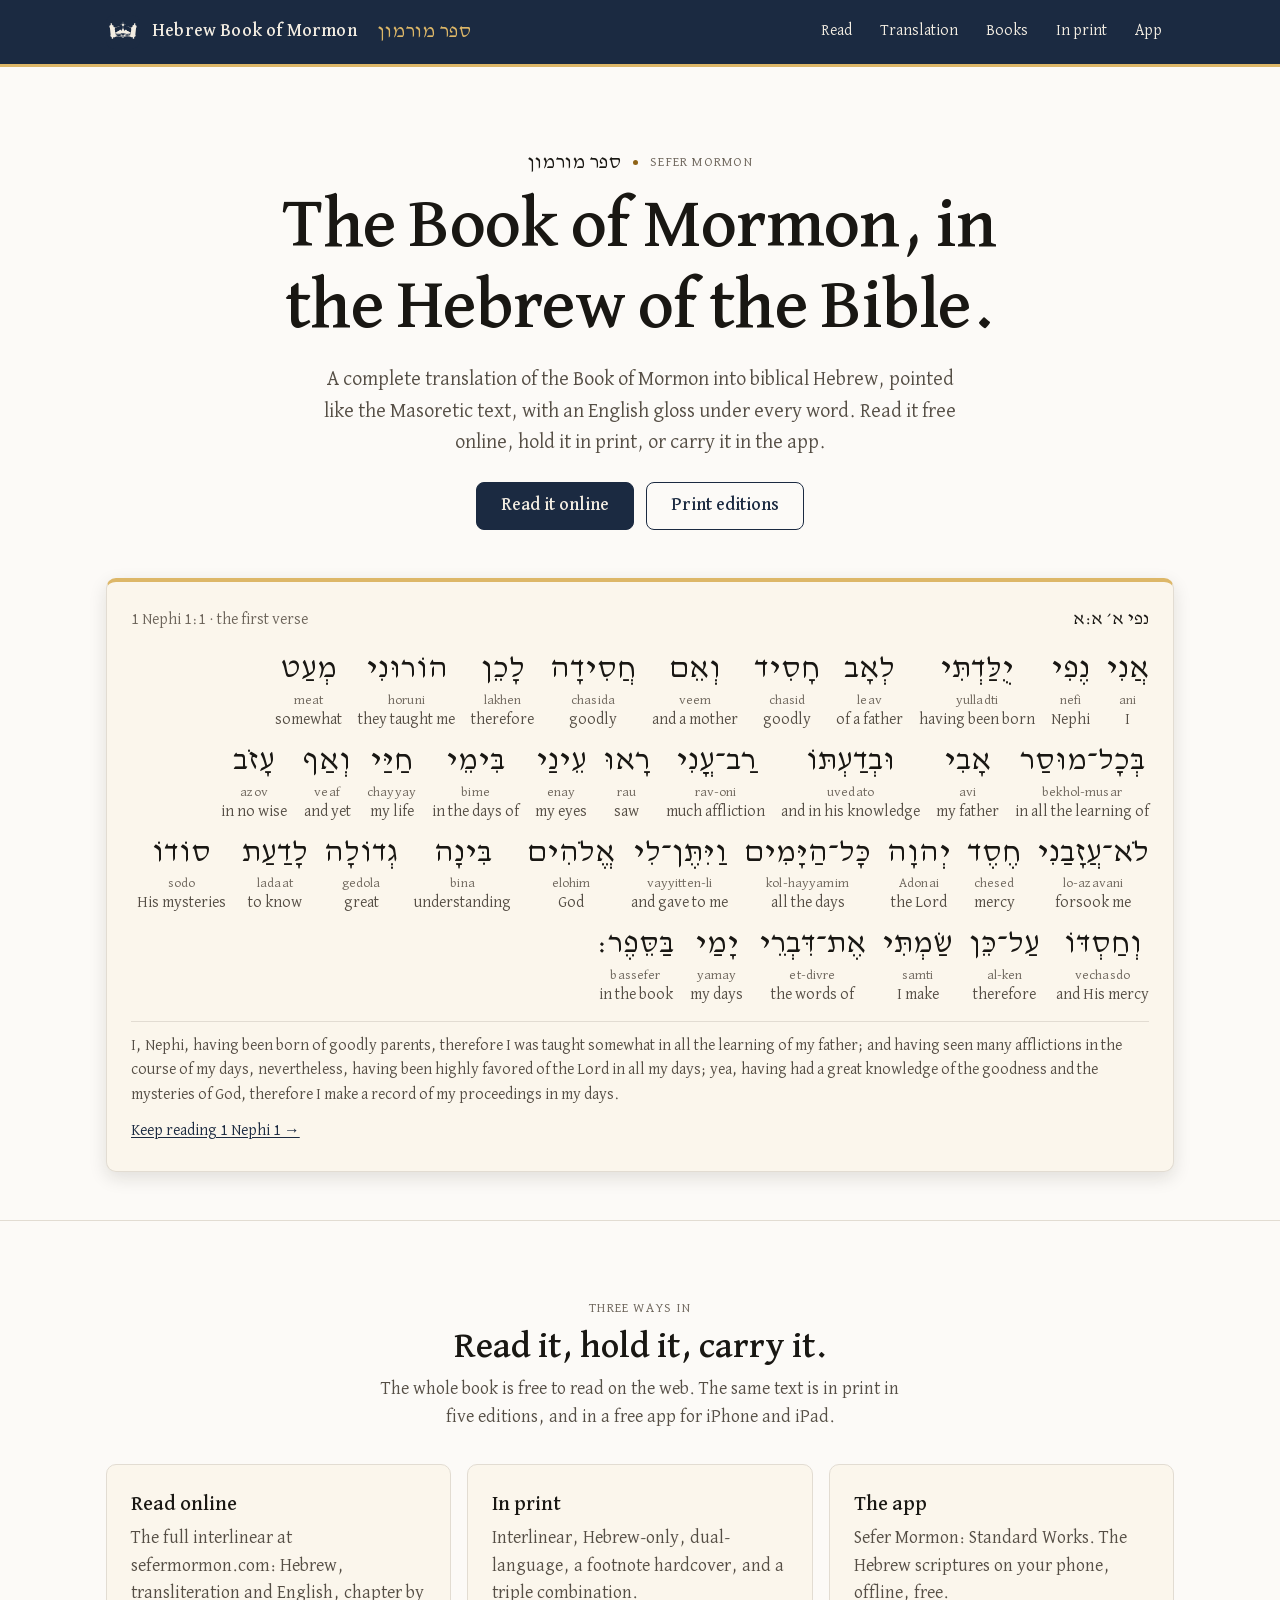
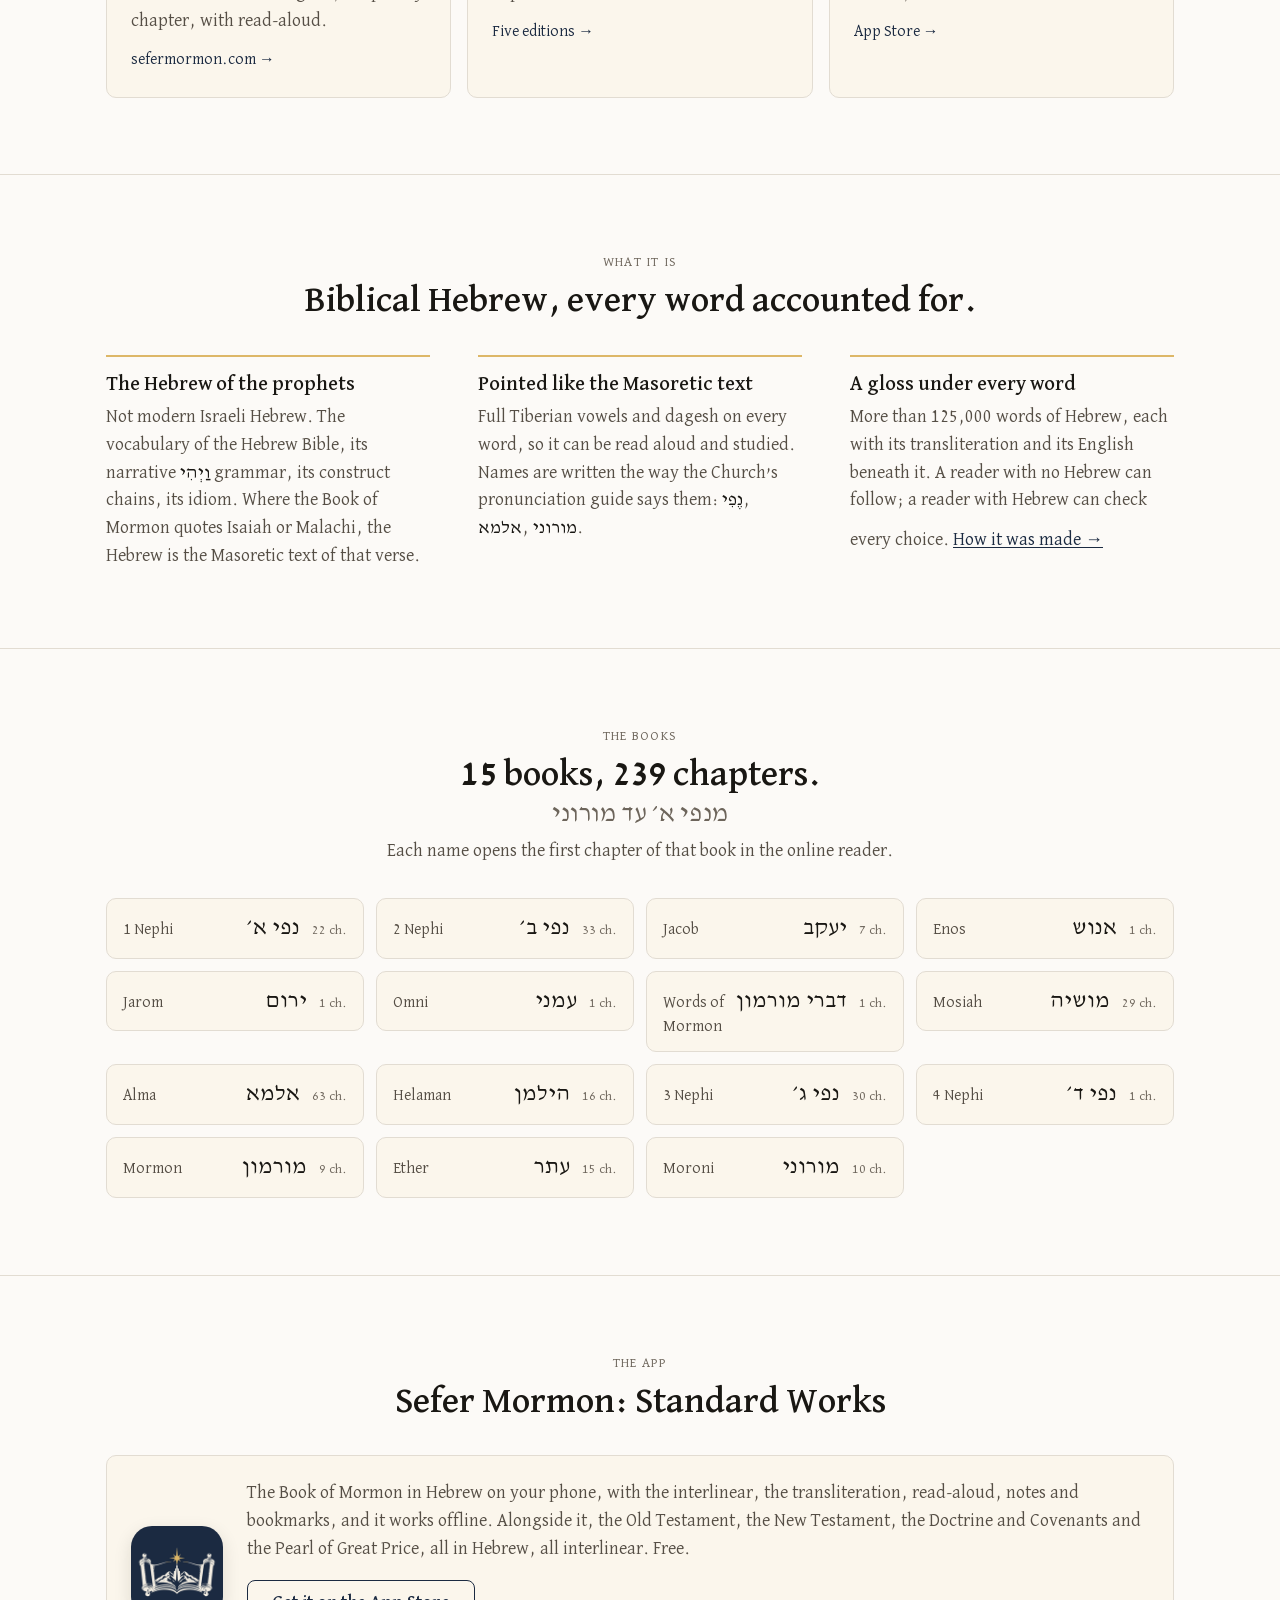
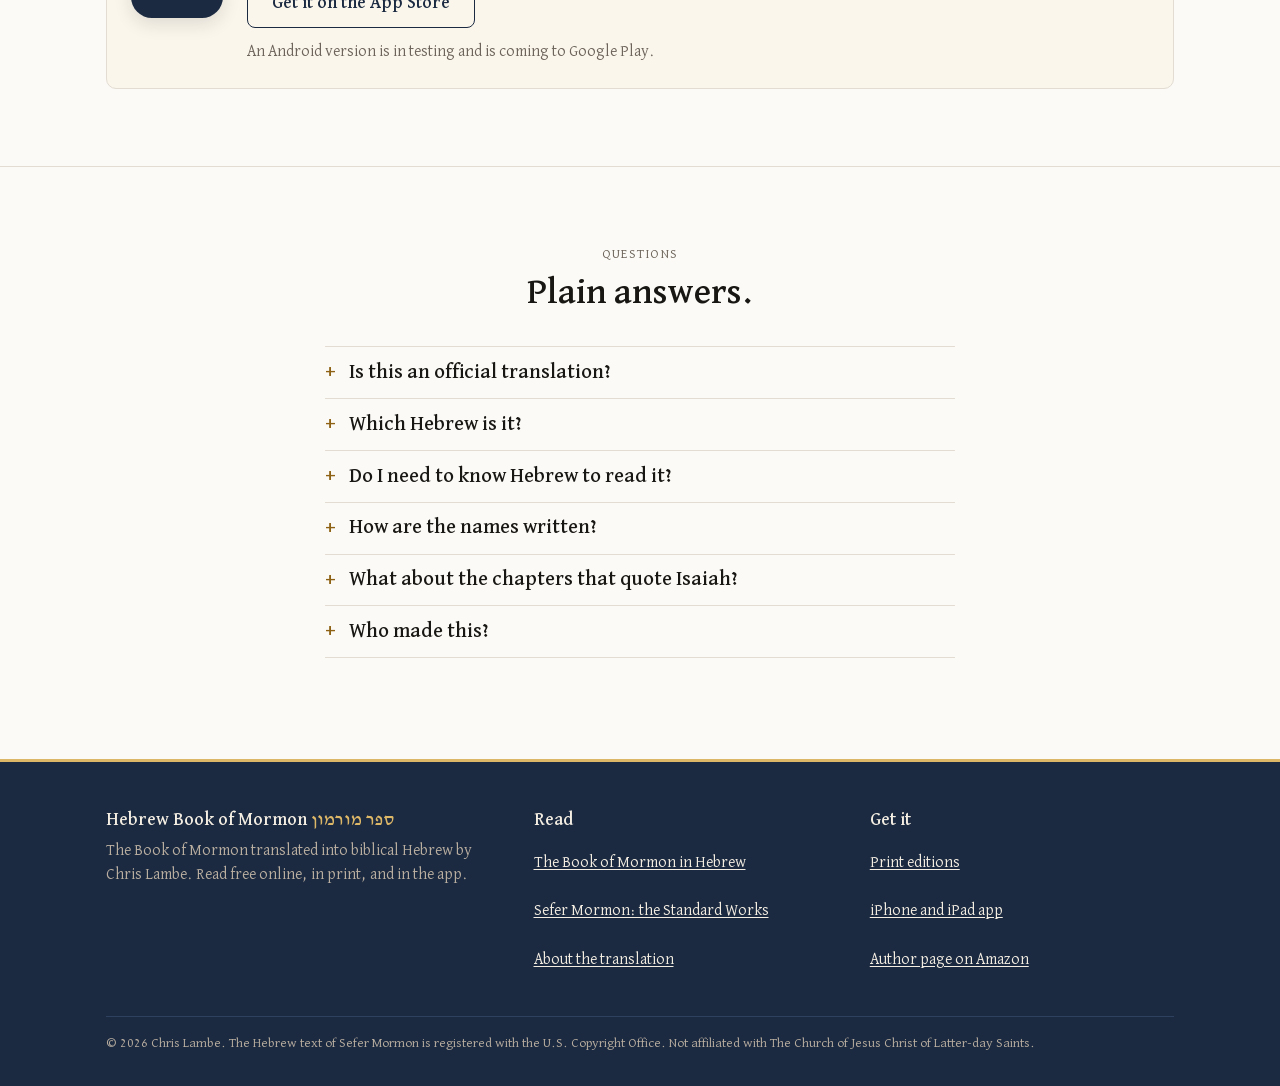
<file: index.html>
<!DOCTYPE html>
<html lang="en">
<head>
<meta charset="utf-8">
<meta name="viewport" content="width=device-width, initial-scale=1, viewport-fit=cover">
<title>Hebrew Book of Mormon — ספר מורמון, the Book of Mormon in Biblical Hebrew</title>
<meta name="description" content="The Book of Mormon translated into the Hebrew of the Bible, pointed like the Masoretic text, with an English gloss under every word. Read it free online, in print, or in the app.">
<link rel="canonical" href="https://hebrewbookofmormon.net/">
<meta name="author" content="Chris Lambe">
<meta name="color-scheme" content="light dark">
<meta name="theme-color" content="#1B2A41" media="(prefers-color-scheme: light)">
<meta name="theme-color" content="#101823" media="(prefers-color-scheme: dark)">
<link rel="icon" href="favicon.ico" sizes="any">
<link rel="apple-touch-icon" href="images/icon-192.png">
<meta property="og:type" content="website">
<meta property="og:site_name" content="Hebrew Book of Mormon">
<meta property="og:title" content="Hebrew Book of Mormon — ספר מורמון">
<meta property="og:description" content="The Book of Mormon in the Hebrew of the Bible, with an English gloss under every word. Free online, in print, and in the app.">
<meta property="og:url" content="https://hebrewbookofmormon.net/">
<meta property="og:image" content="https://hebrewbookofmormon.net/images/social.png">
<meta property="og:image:width" content="1200">
<meta property="og:image:height" content="630">
<meta property="og:image:alt" content="Sefer Mormon, the Hebrew Book of Mormon">
<meta property="og:locale" content="en_US">
<meta property="og:locale:alternate" content="he_IL">
<meta name="twitter:card" content="summary_large_image">
<meta name="twitter:image" content="https://hebrewbookofmormon.net/images/social.png">
<link rel="stylesheet" href="fonts/david_libre.css">
<link rel="stylesheet" href="style.css?v=13">
<script type="application/ld+json">
{"@context":"https://schema.org","@graph":[
{"@type":"WebSite","@id":"https://hebrewbookofmormon.net/#website","url":"https://hebrewbookofmormon.net/","name":"Hebrew Book of Mormon","alternateName":["ספר מורמון","Sefer Mormon"],"inLanguage":["en","he"],"about":{"@id":"https://hebrewbookofmormon.net/#book"},"publisher":{"@id":"https://sefermormon.com/#chris"}},
{"@type":"Book","@id":"https://hebrewbookofmormon.net/#book","name":"Sefer Mormon: the Book of Mormon in Hebrew","alternateName":["ספר מורמון","Hebrew Book of Mormon"],"inLanguage":"he","translator":{"@id":"https://sefermormon.com/#chris"},"workTranslated":{"@type":"Book","name":"The Book of Mormon","inLanguage":"en"},"url":"https://sefermormon.com/bom/bom.html","image":"https://hebrewbookofmormon.net/images/cover-hebrew.jpg","sameAs":["https://www.amazon.com/dp/B0DVTJC9HJ","https://sefermormon.com/bom/bom.html"],
 "workExample":[
  {"@type":"Book","name":"Hebrew Book of Mormon: Interlinear Edition","bookFormat":"https://schema.org/Paperback","url":"https://www.amazon.com/dp/B0GVZFM6YR","image":"https://hebrewbookofmormon.net/images/cover-interlinear.jpg"},
  {"@type":"Book","name":"Sefer Mormon: the Book of Mormon in Hebrew","bookFormat":"https://schema.org/Paperback","url":"https://www.amazon.com/dp/B0DVTJC9HJ","image":"https://hebrewbookofmormon.net/images/cover-hebrew.jpg"},
  {"@type":"Book","name":"Sefer Mormon: Footnote Edition","bookFormat":"https://schema.org/Hardcover","url":"https://www.lulu.com/shop/christopher-lambe/%D7%A1%D7%A4%D7%A8-%D7%9E%D7%95%D7%A8%D7%9E%D7%95%D7%9F/hardcover/product-2m87weq.html","image":"https://hebrewbookofmormon.net/images/cover-hardcover.jpg"},
  {"@type":"Book","name":"Sefer Mormon: Dual Language Edition, Hebrew and English","bookFormat":"https://schema.org/Paperback","url":"https://www.amazon.com/dp/B0GGQZG9K9","image":"https://hebrewbookofmormon.net/images/cover-dual.jpg"},
  {"@type":"Book","name":"Sefer Mormon: Triple Combination in Hebrew","bookFormat":"https://schema.org/Paperback","url":"https://www.amazon.com/dp/B0H11CV516","image":"https://hebrewbookofmormon.net/images/cover-triple.jpg"}]},
{"@type":"Person","@id":"https://sefermormon.com/#chris","name":"Chris Lambe","jobTitle":"Translator","url":"https://sefermormon.com/","sameAs":["https://www.amazon.com/stores/author/B0DTYPWNXM"]},
{"@type":"SoftwareApplication","name":"Sefer Mormon: Standard Works","applicationCategory":"BooksApplication","operatingSystem":"iOS","url":"https://apps.apple.com/us/app/sefer-mormon-standard-works/id6767954376","offers":{"@type":"Offer","price":"0","priceCurrency":"USD"},"author":{"@id":"https://sefermormon.com/#chris"}},
{"@type": "FAQPage", "mainEntity": [{"@type": "Question", "name": "Is this an official translation?", "acceptedAnswer": {"@type": "Answer", "text": "No. It is an independent translation by Chris Lambe. It is not published by The Church of Jesus Christ of Latter-day Saints, and it does not speak for the Church."}}, {"@type": "Question", "name": "Which Hebrew is it?", "acceptedAnswer": {"@type": "Answer", "text": "The Hebrew of the Bible. Its vocabulary is held to what the Hebrew Bible attests, its narrative runs on the biblical וַיְהִי forms, and every word carries the full Tiberian pointing of the Masoretic text. There are no cantillation marks."}}, {"@type": "Question", "name": "Do I need to know Hebrew to read it?", "acceptedAnswer": {"@type": "Answer", "text": "No. In the reader every Hebrew word has its transliteration and its English beneath it, and any chapter can be read aloud in a Hebrew voice, phrase by phrase. Readers who know Hebrew can switch the other tiers off and read the text alone."}}, {"@type": "Question", "name": "How are the names written?", "acceptedAnswer": {"@type": "Answer", "text": "In Hebrew letters, sounded the way the Church’s pronunciation guide gives them: Nephi נֶפִי, Alma אלמא, Mosiah מושיה, Helaman הילמן, Moroni מורוני. Names that already exist in the Bible keep their biblical spelling: Jacob יעקב, Enos אנוש."}}, {"@type": "Question", "name": "What about the chapters that quote Isaiah?", "acceptedAnswer": {"@type": "Answer", "text": "Where the Book of Mormon quotes Isaiah, Malachi or Micah and the English follows the King James text, the Hebrew is the Masoretic text of that verse, word for word. Where the Book of Mormon’s wording departs from the Bible, the Hebrew departs with it."}}, {"@type": "Question", "name": "Who made this?", "acceptedAnswer": {"@type": "Answer", "text": "Chris Lambe translated it. His reader for the whole Standard Works in Hebrew is sefermormon.com; the print editions are on Amazon. The Hebrew text is registered with the U.S. Copyright Office."}}]}
]}
</script>
</head>
<body>
<a class="skip" href="#main">Skip to content</a>
<header class="mast">
  <div class="wrap">
    <a class="brand" href="/" aria-label="Hebrew Book of Mormon, home">
      <img class="mark" src="images/mark-bar.svg" alt="" width="34" height="34">
      <span class="en" translate="no">Hebrew Book of Mormon</span><span class="he" lang="he" translate="no">ספר מורמון</span>
    </a>
    <nav aria-label="Site">
      <ul class="top">
        <li><a href="https://sefermormon.com/bom/bom.html">Read</a></li>
        <li><a href="translation.html">Translation</a></li>
        <li><a href="#books">Books</a></li>
        <li><a href="https://sefermormon.com/in-print.html">In print</a></li>
        <li><a href="#app">App</a></li>
      </ul>
    </nav>
  </div>
</header>

<main id="main">
<section class="hero">
  <div class="wrap grid">
    <div class="hero-copy">
      <p class="eyebrow"><span lang="he" translate="no">ספר מורמון</span><span class="dot" aria-hidden="true"></span><span translate="no">Sefer Mormon</span></p>
      <h1>The Book of Mormon, in the Hebrew of the Bible.</h1>
      <p class="lead">A complete translation of the Book of Mormon into biblical Hebrew, pointed like the Masoretic text, with an English gloss under every word. Read it free online, hold it in print, or carry it in the app.</p>
      <div class="actions">
        <a class="btn primary" href="https://sefermormon.com/bom/bom.html">Read it online</a>
        <a class="btn" href="https://sefermormon.com/in-print.html">Print editions</a>
      </div>
    </div>
    <figure class="verse">
      <figcaption class="ref"><span lang="he">נפי א׳ א:א</span><span>1&nbsp;Nephi 1:1 · the first verse</span></figcaption>
      <ol class="il" aria-label="Hebrew words, right to left">
        <li><span class="h" lang="he">אֲנִי</span><span class="t">ani</span><span class="g">I</span></li>
        <li><span class="h" lang="he">נֶפִי</span><span class="t">nefi</span><span class="g">Nephi</span></li>
        <li><span class="h" lang="he">יֻלַּדְתִּי</span><span class="t">yulladti</span><span class="g">having been born</span></li>
        <li><span class="h" lang="he">לְאָב</span><span class="t">leav</span><span class="g">of a father</span></li>
        <li><span class="h" lang="he">חָסִיד</span><span class="t">chasid</span><span class="g">goodly</span></li>
        <li><span class="h" lang="he">וְאֵם</span><span class="t">veem</span><span class="g">and a mother</span></li>
        <li><span class="h" lang="he">חֲסִידָה</span><span class="t">chasida</span><span class="g">goodly</span></li>
        <li><span class="h" lang="he">לָכֵן</span><span class="t">lakhen</span><span class="g">therefore</span></li>
        <li><span class="h" lang="he">הוֹרוּנִי</span><span class="t">horuni</span><span class="g">they taught me</span></li>
        <li><span class="h" lang="he">מְעַט</span><span class="t">meat</span><span class="g">somewhat</span></li>
        <li><span class="h" lang="he">בְּכׇל־מוּסַר</span><span class="t">bekhol-musar</span><span class="g">in all the learning of</span></li>
        <li><span class="h" lang="he">אָבִי</span><span class="t">avi</span><span class="g">my father</span></li>
        <li><span class="h" lang="he">וּבְדַעְתּוֹ</span><span class="t">uvedato</span><span class="g">and in his knowledge</span></li>
        <li><span class="h" lang="he">רַב־עֳנִי</span><span class="t">rav-oni</span><span class="g">much affliction</span></li>
        <li><span class="h" lang="he">רָאוּ</span><span class="t">rau</span><span class="g">saw</span></li>
        <li><span class="h" lang="he">עֵינַי</span><span class="t">enay</span><span class="g">my eyes</span></li>
        <li><span class="h" lang="he">בִּימֵי</span><span class="t">bime</span><span class="g">in the days of</span></li>
        <li><span class="h" lang="he">חַיַּי</span><span class="t">chayyay</span><span class="g">my life</span></li>
        <li><span class="h" lang="he">וְאַף</span><span class="t">veaf</span><span class="g">and yet</span></li>
        <li><span class="h" lang="he">עָזֹב</span><span class="t">azov</span><span class="g">in no wise</span></li>
        <li><span class="h" lang="he">לֹא־עֲזָבַנִי</span><span class="t">lo-azavani</span><span class="g">forsook me</span></li>
        <li><span class="h" lang="he">חֶסֶד</span><span class="t">chesed</span><span class="g">mercy</span></li>
        <li><span class="h" lang="he">יְהוָה</span><span class="t">Adonai</span><span class="g">the Lord</span></li>
        <li><span class="h" lang="he">כׇּל־הַיָּמִים</span><span class="t">kol-hayyamim</span><span class="g">all the days</span></li>
        <li><span class="h" lang="he">וַיִּתֶּן־לִי</span><span class="t">vayyitten-li</span><span class="g">and gave to me</span></li>
        <li><span class="h" lang="he">אֱלֹהִים</span><span class="t">elohim</span><span class="g">God</span></li>
        <li><span class="h" lang="he">בִּינָה</span><span class="t">bina</span><span class="g">understanding</span></li>
        <li><span class="h" lang="he">גְדוֹלָה</span><span class="t">gedola</span><span class="g">great</span></li>
        <li><span class="h" lang="he">לָדַעַת</span><span class="t">ladaat</span><span class="g">to know</span></li>
        <li><span class="h" lang="he">סוֹדוֹ</span><span class="t">sodo</span><span class="g">His mysteries</span></li>
        <li><span class="h" lang="he">וְחַסְדּוֹ</span><span class="t">vechasdo</span><span class="g">and His mercy</span></li>
        <li><span class="h" lang="he">עַל־כֵּן</span><span class="t">al-ken</span><span class="g">therefore</span></li>
        <li><span class="h" lang="he">שַׂמְתִּי</span><span class="t">samti</span><span class="g">I make</span></li>
        <li><span class="h" lang="he">אֶת־דִּבְרֵי</span><span class="t">et-divre</span><span class="g">the words of</span></li>
        <li><span class="h" lang="he">יָמַי</span><span class="t">yamay</span><span class="g">my days</span></li>
        <li><span class="h" lang="he">בַּסֵּפֶר׃</span><span class="t">bassefer</span><span class="g">in the book</span></li>
      </ol>
      <p class="en">I, Nephi, having been born of goodly parents, therefore I was taught somewhat in all the learning of my father; and having seen many afflictions in the course of my days, nevertheless, having been highly favored of the Lord in all my days; yea, having had a great knowledge of the goodness and the mysteries of God, therefore I make a record of my proceedings in my days.</p>
      <p class="more"><a class="arrow" href="https://sefermormon.com/hebrew/book-of-mormon/1-nephi/1.html">Keep reading 1&nbsp;Nephi&nbsp;1</a></p>
    </figure>
  </div>
</section>

<section>
  <div class="wrap">
    <p class="kicker">Three ways in</p>
    <h2>Read it, hold it, carry it.</h2>
    <p class="intro">The whole book is free to read on the web. The same text is in print in five editions, and in a free app for iPhone and iPad.</p>
    <div class="doors">
      <a class="door" href="https://sefermormon.com/bom/bom.html"><strong>Read online</strong><span>The full interlinear at sefermormon.com: Hebrew, transliteration and English, chapter by chapter, with read-aloud.</span><span class="go arrow">sefermormon.com</span></a>
      <a class="door" href="https://sefermormon.com/in-print.html"><strong>In print</strong><span>Interlinear, Hebrew-only, dual-language, a footnote hardcover, and a triple combination.</span><span class="go arrow">Five editions</span></a>
      <a class="door" href="https://apps.apple.com/us/app/sefer-mormon-standard-works/id6767954376"><strong>The app</strong><span><span translate="no">Sefer Mormon: Standard Works</span>. The Hebrew scriptures on your phone, offline, free.</span><span class="go arrow">App Store</span></a>
    </div>
  </div>
</section>

<section>
  <div class="wrap">
    <p class="kicker">What it is</p>
    <h2>Biblical Hebrew, every word accounted for.</h2>
    <div class="facts">
      <div class="fact"><h3>The Hebrew of the prophets</h3><p>Not modern Israeli Hebrew. The vocabulary of the Hebrew Bible, its narrative <span lang="he">וַיְהִי</span> grammar, its construct chains, its idiom. Where the Book of Mormon quotes Isaiah or Malachi, the Hebrew is the Masoretic text of that verse.</p></div>
      <div class="fact"><h3>Pointed like the Masoretic text</h3><p>Full Tiberian vowels and dagesh on every word, so it can be read aloud and studied. Names are written the way the Church’s pronunciation guide says them: <span lang="he">נֶפִי</span>, <span lang="he">אלמא</span>, <span lang="he">מורוני</span>.</p></div>
      <div class="fact"><h3>A gloss under every word</h3><p>More than 125,000&nbsp;words of Hebrew, each with its transliteration and its English beneath it. A reader with no Hebrew can follow; a reader with Hebrew can check every choice. <a class="arrow" href="translation.html">How it was made</a></p></div>
    </div>
  </div>
</section>

<section id="books">
  <div class="wrap">
    <p class="kicker">The books</p>
    <h2>15 books, 239&nbsp;chapters.<span class="he" lang="he">מנפי א׳ עד מורוני</span></h2>
    <p class="intro">Each name opens the first chapter of that book in the online reader.</p>
    <ul class="books">
      <li><a href="https://sefermormon.com/hebrew/book-of-mormon/1-nephi/1.html"><span class="en">1&nbsp;Nephi</span><span class="he" lang="he">נפי א׳</span><small>22 ch.</small></a></li>
      <li><a href="https://sefermormon.com/hebrew/book-of-mormon/2-nephi/1.html"><span class="en">2&nbsp;Nephi</span><span class="he" lang="he">נפי ב׳</span><small>33 ch.</small></a></li>
      <li><a href="https://sefermormon.com/hebrew/book-of-mormon/jacob/1.html"><span class="en">Jacob</span><span class="he" lang="he">יעקב</span><small>7 ch.</small></a></li>
      <li><a href="https://sefermormon.com/hebrew/book-of-mormon/enos/1.html"><span class="en">Enos</span><span class="he" lang="he">אנוש</span><small>1 ch.</small></a></li>
      <li><a href="https://sefermormon.com/hebrew/book-of-mormon/jarom/1.html"><span class="en">Jarom</span><span class="he" lang="he">ירום</span><small>1 ch.</small></a></li>
      <li><a href="https://sefermormon.com/hebrew/book-of-mormon/omni/1.html"><span class="en">Omni</span><span class="he" lang="he">עמני</span><small>1 ch.</small></a></li>
      <li><a href="https://sefermormon.com/hebrew/book-of-mormon/words-of-mormon/1.html"><span class="en">Words of Mormon</span><span class="he" lang="he">דברי מורמון</span><small>1 ch.</small></a></li>
      <li><a href="https://sefermormon.com/hebrew/book-of-mormon/mosiah/1.html"><span class="en">Mosiah</span><span class="he" lang="he">מושיה</span><small>29 ch.</small></a></li>
      <li><a href="https://sefermormon.com/hebrew/book-of-mormon/alma/1.html"><span class="en">Alma</span><span class="he" lang="he">אלמא</span><small>63 ch.</small></a></li>
      <li><a href="https://sefermormon.com/hebrew/book-of-mormon/helaman/1.html"><span class="en">Helaman</span><span class="he" lang="he">הילמן</span><small>16 ch.</small></a></li>
      <li><a href="https://sefermormon.com/hebrew/book-of-mormon/3-nephi/1.html"><span class="en">3&nbsp;Nephi</span><span class="he" lang="he">נפי ג׳</span><small>30 ch.</small></a></li>
      <li><a href="https://sefermormon.com/hebrew/book-of-mormon/4-nephi/1.html"><span class="en">4&nbsp;Nephi</span><span class="he" lang="he">נפי ד׳</span><small>1 ch.</small></a></li>
      <li><a href="https://sefermormon.com/hebrew/book-of-mormon/mormon/1.html"><span class="en">Mormon</span><span class="he" lang="he">מורמון</span><small>9 ch.</small></a></li>
      <li><a href="https://sefermormon.com/hebrew/book-of-mormon/ether/1.html"><span class="en">Ether</span><span class="he" lang="he">עתר</span><small>15 ch.</small></a></li>
      <li><a href="https://sefermormon.com/hebrew/book-of-mormon/moroni/1.html"><span class="en">Moroni</span><span class="he" lang="he">מורוני</span><small>10 ch.</small></a></li>
    </ul>
  </div>
</section>


<section id="app">
  <div class="wrap">
    <p class="kicker">The app</p>
    <h2>Sefer Mormon: Standard Works</h2>
    <div class="app">
      <img src="images/icon-192.png" width="192" height="192" alt="" loading="lazy">
      <div>
        <p>The Book of Mormon in Hebrew on your phone, with the interlinear, the transliteration, read-aloud, notes and bookmarks, and it works offline. Alongside it, the Old Testament, the New Testament, the Doctrine and Covenants and the Pearl of Great Price, all in Hebrew, all interlinear. Free.</p>
        <a class="btn" href="https://apps.apple.com/us/app/sefer-mormon-standard-works/id6767954376">Get it on the App Store</a>
        <p class="note">An Android version is in testing and is coming to Google Play.</p>
      </div>
    </div>
  </div>
</section>

<section>
  <div class="wrap">
    <p class="kicker">Questions</p>
    <h2>Plain answers.</h2>
    <div class="faq">
      <details><summary>Is this an official translation?</summary><div class="a"><p>No. It is an independent translation by Chris Lambe. It is not published by The Church of Jesus Christ of Latter-day Saints, and it does not speak for the Church.</p></div></details>
      <details><summary>Which Hebrew is it?</summary><div class="a"><p>The Hebrew of the Bible. Its vocabulary is held to what the Hebrew Bible attests, its narrative runs on the biblical <span lang="he">וַיְהִי</span> forms, and every word carries the full Tiberian pointing of the Masoretic text. There are no cantillation marks.</p></div></details>
      <details><summary>Do I need to know Hebrew to read it?</summary><div class="a"><p>No. In the reader every Hebrew word has its transliteration and its English beneath it, and any chapter can be read aloud in a Hebrew voice, phrase by phrase. Readers who know Hebrew can switch the other tiers off and read the text alone.</p></div></details>
      <details><summary>How are the names written?</summary><div class="a"><p>In Hebrew letters, sounded the way the Church’s pronunciation guide gives them: Nephi <span lang="he">נֶפִי</span>, Alma <span lang="he">אלמא</span>, Mosiah <span lang="he">מושיה</span>, Helaman <span lang="he">הילמן</span>, Moroni <span lang="he">מורוני</span>. Names that already exist in the Bible keep their biblical spelling: Jacob <span lang="he">יעקב</span>, Enos <span lang="he">אנוש</span>.</p></div></details>
      <details><summary>What about the chapters that quote Isaiah?</summary><div class="a"><p>Where the Book of Mormon quotes Isaiah, Malachi or Micah and the English follows the King James text, the Hebrew is the Masoretic text of that verse, word for word. Where the Book of Mormon’s wording departs from the Bible, the Hebrew departs with it.</p></div></details>
      <details><summary>Who made this?</summary><div class="a"><p>Chris Lambe translated it. His reader for the whole Standard Works in Hebrew is <a href="https://sefermormon.com/">sefermormon.com</a>; the print editions are on <a href="https://www.amazon.com/stores/author/B0DTYPWNXM">Amazon</a>. The Hebrew text is registered with the U.S. Copyright Office.</p></div></details>
    </div>
  </div>
</section>
</main>

<footer>
  <div class="wrap">
    <div class="cols">
      <div><h3 translate="no">Hebrew Book of Mormon <span class="he" lang="he">ספר מורמון</span></h3><p>The Book of Mormon translated into biblical Hebrew by Chris Lambe. Read free online, in print, and in the app.</p></div>
      <div><h3>Read</h3><ul><li><a href="https://sefermormon.com/bom/bom.html">The Book of Mormon in Hebrew</a></li><li><a href="https://sefermormon.com/">Sefer Mormon: the Standard Works</a></li><li><a href="translation.html">About the translation</a></li></ul></div>
      <div><h3>Get it</h3><ul><li><a href="https://sefermormon.com/in-print.html">Print editions</a></li><li><a href="https://apps.apple.com/us/app/sefer-mormon-standard-works/id6767954376">iPhone and iPad app</a></li><li><a href="https://www.amazon.com/stores/author/B0DTYPWNXM">Author page on Amazon</a></li></ul></div>
    </div>
    <p class="fine">© 2026 Chris Lambe. The Hebrew text of Sefer Mormon is registered with the U.S. Copyright Office. Not affiliated with The Church of Jesus Christ of Latter-day Saints.</p>
  </div>
</footer>
</body>
</html>
</file>
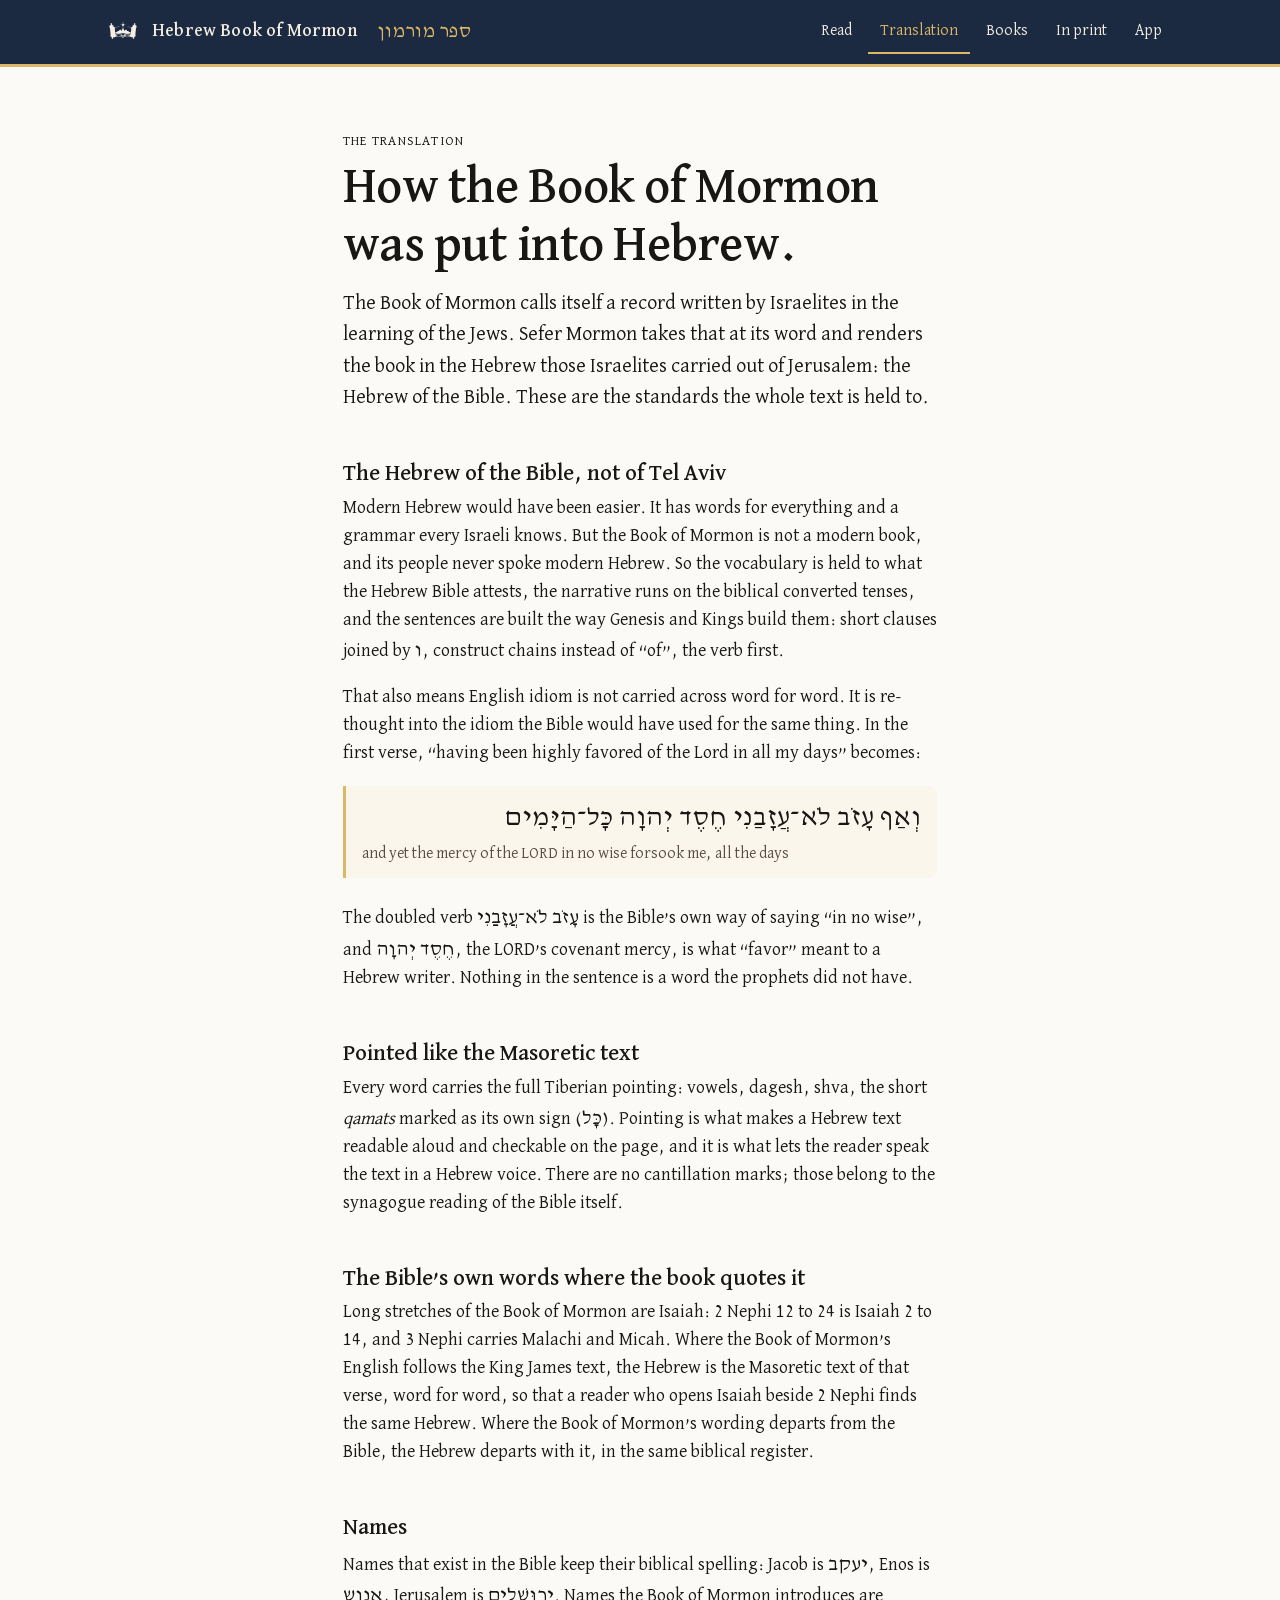
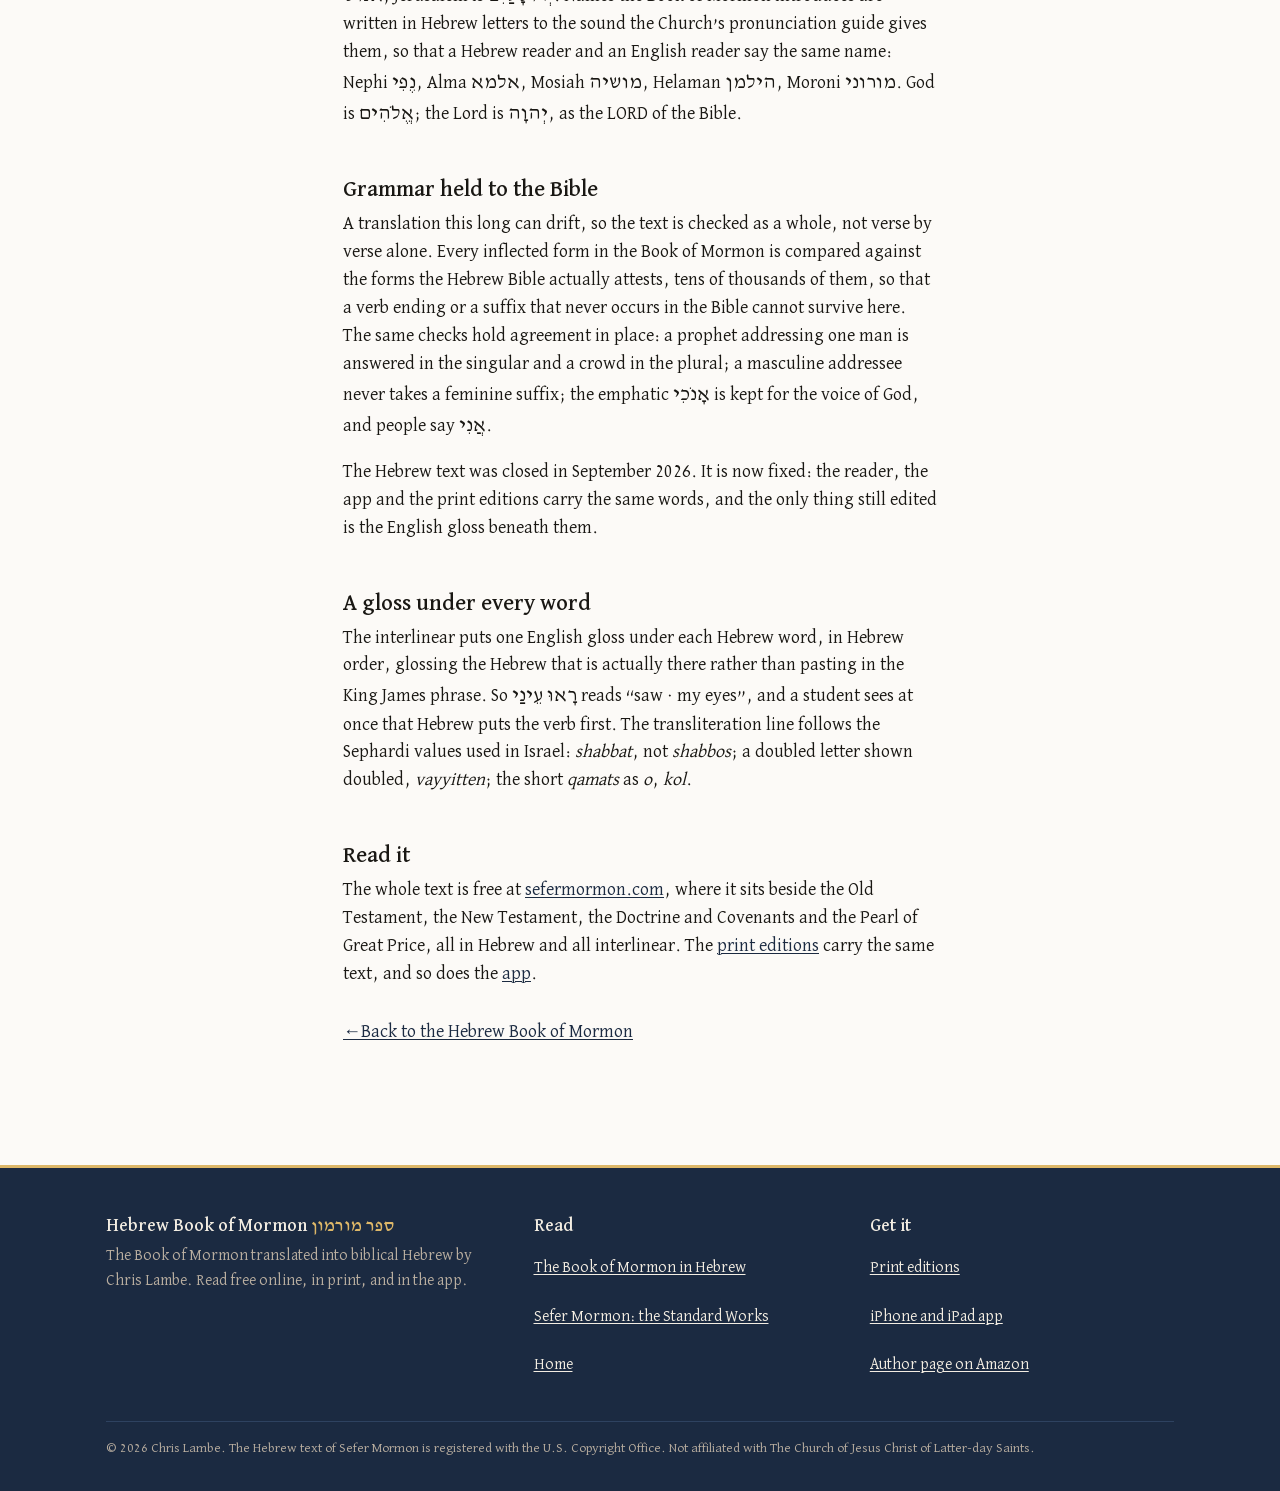
<file: translation.html>
<!DOCTYPE html>
<html lang="en">
<head>
<meta charset="utf-8">
<meta name="viewport" content="width=device-width, initial-scale=1, viewport-fit=cover">
<title>How the Book of Mormon was put into Hebrew — Hebrew Book of Mormon</title>
<meta name="description" content="The standards behind Sefer Mormon: the Hebrew of the Bible, Masoretic pointing, names by the Church’s pronunciation guide, the Bible’s own text where the Book of Mormon quotes it, and a gloss under every word.">
<link rel="canonical" href="https://hebrewbookofmormon.net/translation.html">
<meta name="author" content="Chris Lambe">
<meta name="color-scheme" content="light dark">
<meta name="theme-color" content="#1B2A41" media="(prefers-color-scheme: light)">
<meta name="theme-color" content="#101823" media="(prefers-color-scheme: dark)">
<link rel="icon" href="favicon.ico" sizes="any">
<link rel="apple-touch-icon" href="images/icon-192.png">
<meta property="og:type" content="article">
<meta property="og:site_name" content="Hebrew Book of Mormon">
<meta property="og:title" content="How the Book of Mormon was put into Hebrew">
<meta property="og:description" content="The standards behind Sefer Mormon: biblical Hebrew, Masoretic pointing, the Bible’s own text where the Book of Mormon quotes it, and a gloss under every word.">
<meta property="og:url" content="https://hebrewbookofmormon.net/translation.html">
<meta property="og:image" content="https://hebrewbookofmormon.net/images/social.png">
<meta property="og:image:width" content="1200">
<meta property="og:image:height" content="630">
<meta property="og:image:alt" content="Sefer Mormon, the Hebrew Book of Mormon">
<meta name="twitter:card" content="summary_large_image">
<meta name="twitter:image" content="https://hebrewbookofmormon.net/images/social.png">
<link rel="stylesheet" href="fonts/david_libre.css">
<link rel="stylesheet" href="style.css?v=13">
<script type="application/ld+json">
{"@context":"https://schema.org","@type":"Article","headline":"How the Book of Mormon was put into Hebrew","url":"https://hebrewbookofmormon.net/translation.html","inLanguage":"en","about":{"@id":"https://hebrewbookofmormon.net/#book"},"author":{"@id":"https://sefermormon.com/#chris"},"publisher":{"@id":"https://sefermormon.com/#chris"},"isPartOf":{"@id":"https://hebrewbookofmormon.net/#website"}}
</script>
</head>
<body>
<a class="skip" href="#main">Skip to content</a>
<header class="mast">
  <div class="wrap">
    <a class="brand" href="/" aria-label="Hebrew Book of Mormon, home">
      <img class="mark" src="images/mark-bar.svg" alt="" width="34" height="34">
      <span class="en" translate="no">Hebrew Book of Mormon</span><span class="he" lang="he" translate="no">ספר מורמון</span>
    </a>
    <nav aria-label="Site">
      <ul class="top">
        <li><a href="https://sefermormon.com/bom/bom.html">Read</a></li>
        <li><a href="translation.html" aria-current="page">Translation</a></li>
        <li><a href="/#books">Books</a></li>
        <li><a href="https://sefermormon.com/in-print.html">In print</a></li>
        <li><a href="/#app">App</a></li>
      </ul>
    </nav>
  </div>
</header>

<main id="main">
<article class="wrap article">
  <p class="kicker">The translation</p>
  <h1>How the Book of Mormon was put into Hebrew.</h1>
  <p class="lead">The Book of Mormon calls itself a record written by Israelites in the learning of the Jews. Sefer Mormon takes that at its word and renders the book in the Hebrew those Israelites carried out of Jerusalem: the Hebrew of the Bible. These are the standards the whole text is held to.</p>

  <h2>The Hebrew of the Bible, not of Tel Aviv</h2>
  <p>Modern Hebrew would have been easier. It has words for everything and a grammar every Israeli knows. But the Book of Mormon is not a modern book, and its people never spoke modern Hebrew. So the vocabulary is held to what the Hebrew Bible attests, the narrative runs on the biblical converted tenses, and the sentences are built the way Genesis and Kings build them: short clauses joined by <span lang="he">ו</span>, construct chains instead of “of”, the verb first.</p>
  <p>That also means English idiom is not carried across word for word. It is re-thought into the idiom the Bible would have used for the same thing. In the first verse, “having been highly favored of the Lord in all my days” becomes:</p>
  <div class="ex"><span lang="he">וְאַף עָזֹב לֹא־עֲזָבַנִי חֶסֶד יְהוָה כׇּל־הַיָּמִים</span><span class="gl">and yet the mercy of the LORD in no wise forsook me, all the days</span></div>
  <p>The doubled verb <span lang="he">עָזֹב לֹא־עֲזָבַנִי</span> is the Bible’s own way of saying “in no wise”, and <span lang="he">חֶסֶד יְהוָה</span>, the LORD’s covenant mercy, is what “favor” meant to a Hebrew writer. Nothing in the sentence is a word the prophets did not have.</p>

  <h2>Pointed like the Masoretic text</h2>
  <p>Every word carries the full Tiberian pointing: vowels, dagesh, shva, the short <em>qamats</em> marked as its own sign (<span lang="he">כׇּל</span>). Pointing is what makes a Hebrew text readable aloud and checkable on the page, and it is what lets the reader speak the text in a Hebrew voice. There are no cantillation marks; those belong to the synagogue reading of the Bible itself.</p>

  <h2>The Bible’s own words where the book quotes it</h2>
  <p>Long stretches of the Book of Mormon are Isaiah: 2&nbsp;Nephi 12 to 24 is Isaiah 2 to 14, and 3 Nephi carries Malachi and Micah. Where the Book of Mormon’s English follows the King James text, the Hebrew is the Masoretic text of that verse, word for word, so that a reader who opens Isaiah beside 2 Nephi finds the same Hebrew. Where the Book of Mormon’s wording departs from the Bible, the Hebrew departs with it, in the same biblical register.</p>

  <h2>Names</h2>
  <p>Names that exist in the Bible keep their biblical spelling: Jacob is <span lang="he">יעקב</span>, Enos is <span lang="he">אנוש</span>, Jerusalem is <span lang="he">יְרוּשָׁלַיִם</span>. Names the Book of Mormon introduces are written in Hebrew letters to the sound the Church’s pronunciation guide gives them, so that a Hebrew reader and an English reader say the same name: Nephi <span lang="he">נֶפִי</span>, Alma <span lang="he">אלמא</span>, Mosiah <span lang="he">מושיה</span>, Helaman <span lang="he">הילמן</span>, Moroni <span lang="he">מורוני</span>. God is <span lang="he">אֱלֹהִים</span>; the Lord is <span lang="he">יְהוָה</span>, as the LORD of the Bible.</p>

  <h2>Grammar held to the Bible</h2>
  <p>A translation this long can drift, so the text is checked as a whole, not verse by verse alone. Every inflected form in the Book of Mormon is compared against the forms the Hebrew Bible actually attests, tens of thousands of them, so that a verb ending or a suffix that never occurs in the Bible cannot survive here. The same checks hold agreement in place: a prophet addressing one man is answered in the singular and a crowd in the plural; a masculine addressee never takes a feminine suffix; the emphatic <span lang="he">אָנֹכִי</span> is kept for the voice of God, and people say <span lang="he">אֲנִי</span>.</p>
  <p>The Hebrew text was closed in September 2026. It is now fixed: the reader, the app and the print editions carry the same words, and the only thing still edited is the English gloss beneath them.</p>

  <h2>A gloss under every word</h2>
  <p>The interlinear puts one English gloss under each Hebrew word, in Hebrew order, glossing the Hebrew that is actually there rather than pasting in the King James phrase. So <span lang="he">רָאוּ עֵינַי</span> reads “saw · my eyes”, and a student sees at once that Hebrew puts the verb first. The transliteration line follows the Sephardi values used in Israel: <em>shabbat</em>, not <em>shabbos</em>; a doubled letter shown doubled, <em>vayyitten</em>; the short <em>qamats</em> as <em>o</em>, <em>kol</em>.</p>

  <h2>Read it</h2>
  <p>The whole text is free at <a href="https://sefermormon.com/bom/bom.html">sefermormon.com</a>, where it sits beside the Old Testament, the New Testament, the Doctrine and Covenants and the Pearl of Great Price, all in Hebrew and all interlinear. The <a href="https://sefermormon.com/in-print.html">print editions</a> carry the same text, and so does the <a href="https://apps.apple.com/us/app/sefer-mormon-standard-works/id6767954376">app</a>.</p>
  <p><a class="back" href="/">Back to the Hebrew Book of Mormon</a></p>
</article>
</main>

<footer>
  <div class="wrap">
    <div class="cols">
      <div><h3 translate="no">Hebrew Book of Mormon <span class="he" lang="he">ספר מורמון</span></h3><p>The Book of Mormon translated into biblical Hebrew by Chris Lambe. Read free online, in print, and in the app.</p></div>
      <div><h3>Read</h3><ul><li><a href="https://sefermormon.com/bom/bom.html">The Book of Mormon in Hebrew</a></li><li><a href="https://sefermormon.com/">Sefer Mormon: the Standard Works</a></li><li><a href="/">Home</a></li></ul></div>
      <div><h3>Get it</h3><ul><li><a href="https://sefermormon.com/in-print.html">Print editions</a></li><li><a href="https://apps.apple.com/us/app/sefer-mormon-standard-works/id6767954376">iPhone and iPad app</a></li><li><a href="https://www.amazon.com/stores/author/B0DTYPWNXM">Author page on Amazon</a></li></ul></div>
    </div>
    <p class="fine">© 2026 Chris Lambe. The Hebrew text of Sefer Mormon is registered with the U.S. Copyright Office. Not affiliated with The Church of Jesus Christ of Latter-day Saints.</p>
  </div>
</footer>
</body>
</html>
</file>
<file: fonts/david_libre.css>
/* David Libre, self-hosted (2026-08-29). Was Google Fonts with display=swap:
   the fallback Hebrew painted for ~1s and the RTL layout refolded rightward
   when the webfont arrived — the page-load flash the user reported. Local +
   preloaded + service-worker precached: correct first paint, works offline.
   font-display: block (2026-09-01): David Libre is the only face that may
   ever paint. With swap a fallback serif could still show for the first
   frames of a cold load; block paints nothing until the face is in, and the
   faces are inline data: URIs, so that is milliseconds. */
@font-face { font-family: 'David Libre'; font-style: normal; font-weight: 400;
  font-display: block; src: url('[data-uri]') format('woff2');
  unicode-range: U+0307-0308, U+0590-05FF, U+200C-2010, U+20AA, U+25CC, U+FB1D-FB4F; }
@font-face { font-family: 'David Libre'; font-style: normal; font-weight: 400;
  font-display: block; src: url('[data-uri]') format('woff2');
  unicode-range: U+0000-00FF, U+0131, U+0152-0153, U+02BB-02BC, U+02C6, U+02DA, U+02DC, U+0304, U+0308, U+0329, U+2000-206F, U+20AC, U+2122, U+2191, U+2193, U+2212, U+2215, U+FEFF, U+FFFD; }
@font-face { font-family: 'David Libre'; font-style: normal; font-weight: 500;
  font-display: block; src: url('[data-uri]') format('woff2');
  unicode-range: U+0307-0308, U+0590-05FF, U+200C-2010, U+20AA, U+25CC, U+FB1D-FB4F; }
@font-face { font-family: 'David Libre'; font-style: normal; font-weight: 500;
  font-display: block; src: url('[data-uri]') format('woff2');
  unicode-range: U+0000-00FF, U+0131, U+0152-0153, U+02BB-02BC, U+02C6, U+02DA, U+02DC, U+0304, U+0308, U+0329, U+2000-206F, U+20AC, U+2122, U+2191, U+2193, U+2212, U+2215, U+FEFF, U+FFFD; }
@font-face { font-family: 'David Libre'; font-style: normal; font-weight: 700;
  font-display: block; src: url('[data-uri]') format('woff2');
  unicode-range: U+0307-0308, U+0590-05FF, U+200C-2010, U+20AA, U+25CC, U+FB1D-FB4F; }
@font-face { font-family: 'David Libre'; font-style: normal; font-weight: 700;
  font-display: block; src: url('[data-uri]') format('woff2');
  unicode-range: U+0000-00FF, U+0131, U+0152-0153, U+02BB-02BC, U+02C6, U+02DA, U+02DC, U+0304, U+0308, U+0329, U+2000-206F, U+20AC, U+2122, U+2191, U+2193, U+2212, U+2215, U+FEFF, U+FFFD; }
</file>
<file: style.css>
/* hebrewbookofmormon.net — one stylesheet.
   Colour tokens are the Sefer Mormon palette (Indigo & Gold): paper, navy
   chrome, gold for rules and borders, ink for words. David Libre for both
   scripts, self-hosted in fonts/david_libre.css.
   Type sits on one scale (--t-*), space on a 4/8px scale (--s-*), corners on
   two radii, motion on one duration; every component draws from these. */
:root {
  --paper: #FCFAF7; --panel: #F0ECE5; --card: #FBF6EC; --rule: #E2DCD2;
  --ink: #191713; --ink-2: #554E45; --ink-3: #6D655B;
  --navy: #1B2A41; --navy-2: #142132; --navy-line: #2E4260;
  --on-navy: #F3EDE2; --on-navy-2: #B9AEA0;
  --gold: #DDB768; --gold-deep: #8E6215;
  --link: #1B2A41; --focus: #2F5FA8;
  --shadow: 0 6px 18px rgba(25, 23, 19, .12);
  /* type scale */
  --t-xs: .75rem; --t-sm: .875rem; --t-md: 1rem; --t-lg: 1.125rem; --t-xl: 1.25rem;
  --t-2xl: 1.5rem; --t-3xl: 1.75rem;
  --t-h2: clamp(1.5rem, 3vw, 2rem); --t-h1: clamp(2.25rem, 5.5vw, 4rem);
  /* space scale, 4/8px */
  --s-1: 4px; --s-2: 8px; --s-3: 12px; --s-4: 16px; --s-5: 24px; --s-6: 32px;
  --s-7: 48px; --s-8: 64px; --s-9: 96px;
  --section: clamp(var(--s-7), 6vw, 80px);
  --r: 10px; --r-sm: 8px;
  --dur: 150ms; --ease: cubic-bezier(.2, 0, 0, 1);
  color-scheme: light dark;
}
@media (prefers-color-scheme: dark) {
  :root:not([data-theme="light"]) {
    --paper: #14120F; --panel: #1C1916; --card: #221E19; --rule: #3A342C;
    --ink: #EDE6DA; --ink-2: #B5A896; --ink-3: #9A8D7C;
    --navy: #101823; --navy-2: #0A0F17; --navy-line: #24334A;
    --on-navy: #E7E0D4; --on-navy-2: #A79C8C;
    --gold: #E6C87E; --gold-deep: #D9B45F;
    --link: #C9D6EA; --focus: #8FB4F0;
    --shadow: 0 6px 18px rgba(0, 0, 0, .45);
  }
}
:root[data-theme="dark"] {
  --paper: #14120F; --panel: #1C1916; --card: #221E19; --rule: #3A342C;
  --ink: #EDE6DA; --ink-2: #B5A896; --ink-3: #9A8D7C;
  --navy: #101823; --navy-2: #0A0F17; --navy-line: #24334A;
  --on-navy: #E7E0D4; --on-navy-2: #A79C8C;
  --gold: #E6C87E; --gold-deep: #D9B45F;
  --link: #C9D6EA; --focus: #8FB4F0;
  --shadow: 0 6px 18px rgba(0, 0, 0, .45);
}

/* ---- base ---- */
* { box-sizing: border-box; }
html { font-family: 'David Libre', 'Georgia', serif; font-size: 18px;
  font-feature-settings: "kern" 1, "liga" 1; text-rendering: optimizeLegibility;
  -webkit-tap-highlight-color: transparent; }
body { margin: 0; background: var(--paper); color: var(--ink); line-height: 1.55;
  -webkit-font-smoothing: antialiased; overflow-x: hidden; }
img { max-width: 100%; height: auto; display: block; }
a, button, summary { touch-action: manipulation; }
a { color: var(--link); text-decoration: underline; text-decoration-thickness: 1px; text-underline-offset: 2px;
  transition: color var(--dur) var(--ease), text-decoration-color var(--dur) var(--ease); }
a:hover { text-decoration-thickness: 2px; }
a:focus-visible, button:focus-visible, summary:focus-visible { outline: 3px solid var(--focus); outline-offset: 2px; border-radius: var(--s-1); }
[id] { scroll-margin-top: var(--s-5); }
[lang="he"] { direction: rtl; unicode-bidi: isolate; }
.wrap { max-width: 1100px; margin: 0 auto;
  padding-left: max(var(--s-4), env(safe-area-inset-left)); padding-right: max(var(--s-4), env(safe-area-inset-right)); }
.skip { position: absolute; left: -999px; top: 0; background: var(--navy); color: var(--on-navy); padding: var(--s-3) var(--s-4); z-index: 10; }
.skip:focus { left: var(--s-2); top: var(--s-2); }
h1, h2, h3 { font-weight: 500; line-height: 1.15; margin: 0; text-wrap: balance; }
p { margin: 0 0 1em; text-wrap: pretty; }
.arrow::after { content: " \2192"; }
.back::before { content: "\2190 "; }
.back, .verse .more a, .fact a { display: inline-block; padding: var(--s-3) 0; }

/* ---- masthead ---- */
.mast { background: var(--navy); color: var(--on-navy); border-bottom: 3px solid var(--gold); }
.mast .wrap { display: flex; align-items: center; justify-content: space-between; gap: var(--s-2) var(--s-5); min-height: 64px; flex-wrap: wrap;
  padding-top: var(--s-1); padding-bottom: var(--s-1); }
.brand { display: inline-flex; align-items: center; gap: var(--s-3); color: inherit; text-decoration: none; min-height: 44px; }
.brand:hover { text-decoration: none; }
.brand .mark { width: 34px; height: 34px; border-radius: var(--r-sm); flex: none; }
.brand .en { font-weight: 500; letter-spacing: .01em; white-space: nowrap; }
.brand .he { color: var(--gold); font-size: var(--t-lg); margin-left: var(--s-2); }
.top { display: flex; flex-wrap: wrap; gap: 0 var(--s-1); margin: 0; padding: 0; list-style: none; }
.top a { color: var(--on-navy); text-decoration: none; display: inline-flex; align-items: center; min-height: 44px; padding: 0 var(--s-3);
  font-size: var(--t-sm); border-bottom: 2px solid transparent; transition: color var(--dur) var(--ease), border-color var(--dur) var(--ease); }
.top a:hover, .top a[aria-current="page"] { color: var(--gold); border-bottom-color: var(--gold); }

/* ---- hero: a centred column; the verse card below is the picture ---- */
.hero { padding: clamp(var(--s-6), 7vw, 80px) 0 clamp(var(--s-5), 4vw, var(--s-7)); }
.hero .grid { display: grid; grid-template-columns: minmax(0, 1fr); gap: clamp(var(--s-6), 4vw, var(--s-7)); }
.hero-copy { text-align: center; }
.eyebrow { font-size: var(--t-xs); letter-spacing: .09em; text-transform: uppercase; color: var(--ink-3);
  display: flex; align-items: center; justify-content: center; gap: var(--s-3); flex-wrap: wrap; margin: 0; }
.eyebrow [lang="he"] { text-transform: none; letter-spacing: 0; font-size: var(--t-lg); color: var(--ink); }
.eyebrow .dot { width: 5px; height: 5px; border-radius: 50%; background: var(--gold-deep); display: inline-block; }
h1 { font-size: var(--t-h1); margin: var(--s-2) 0 var(--s-4); letter-spacing: -.01em; }
.lead { font-size: var(--t-lg); color: var(--ink-2); max-width: 32em; margin: 0 auto; }
.actions { display: flex; gap: var(--s-3); flex-wrap: wrap; justify-content: center; margin-top: var(--s-5); }
.btn { display: inline-flex; align-items: center; justify-content: center; min-height: 48px; padding: 0 var(--s-5); border-radius: var(--r-sm);
  text-decoration: none; font-weight: 500; border: 1.5px solid var(--navy); color: var(--navy); background: transparent;
  transition: background-color var(--dur) var(--ease), color var(--dur) var(--ease), border-color var(--dur) var(--ease), filter var(--dur) var(--ease); }
.btn:hover { background: var(--navy-2); color: var(--on-navy); border-color: var(--navy-2); text-decoration: none; }
.btn:active { filter: brightness(.9); }
.btn.primary { background: var(--navy); color: var(--on-navy); }
@media (prefers-color-scheme: dark) {
  :root:not([data-theme="light"]) .btn { border-color: var(--on-navy-2); color: var(--ink); }
  :root:not([data-theme="light"]) .btn.primary { background: var(--gold); color: #191713; border-color: var(--gold); }
  :root:not([data-theme="light"]) .btn:hover { background: var(--panel); color: var(--ink); }
}

.verse { background: var(--card); border: 1px solid var(--rule); border-top: 4px solid var(--gold); border-radius: var(--r);
  padding: var(--s-5) var(--s-5) var(--s-4); box-shadow: var(--shadow); margin: 0; }
.verse .ref { display: flex; flex-direction: row-reverse; flex-wrap: wrap; justify-content: space-between; align-items: baseline;
  gap: var(--s-1) var(--s-4); font-size: var(--t-sm); color: var(--ink-3); margin: 0 0 var(--s-4); }
.verse .ref span { white-space: nowrap; }
.verse .ref [lang="he"] { color: var(--ink); font-size: var(--t-md); }
.il { direction: rtl; display: flex; flex-wrap: wrap; gap: var(--s-3) var(--s-4); margin: 0; padding: 0; list-style: none; }
.il li { display: flex; flex-direction: column; align-items: center; text-align: center; }
.il .h { font-size: var(--t-3xl); line-height: 1.2; color: var(--ink); }
.il .t { direction: ltr; font-size: var(--t-xs); color: var(--ink-3); margin-top: 2px; letter-spacing: .01em; }
.il .g { direction: ltr; font-size: var(--t-sm); color: var(--ink-2); line-height: 1.2; }
.verse .en { margin: var(--s-4) 0 0; padding-top: var(--s-3); border-top: 1px solid var(--rule); font-size: var(--t-sm); color: var(--ink-2); }
.verse .more { margin: 0; font-size: var(--t-sm); }

/* ---- sections: heads on the page axis, grids beneath ---- */
section { padding: var(--section) 0; }
section + section { border-top: 1px solid var(--rule); }
.kicker { color: var(--ink-3); font-size: var(--t-xs); letter-spacing: .09em; text-transform: uppercase; margin: 0 0 var(--s-2); }
main section .kicker, main section h2 { text-align: center; }
h2 { font-size: var(--t-h2); margin-bottom: var(--s-6); }
main section h2:has(+ .intro) { margin-bottom: var(--s-2); }
h2 .he { display: block; color: var(--ink-3); font-weight: 400; font-size: .72em; margin-top: var(--s-1); }
.intro { color: var(--ink-2); max-width: 60ch; margin: 0 auto var(--s-6); text-align: center; }

.doors { display: grid; grid-template-columns: repeat(3, minmax(0, 1fr)); gap: var(--s-4); }
.door { background: var(--card); border: 1px solid var(--rule); border-radius: var(--r); padding: var(--s-5); text-decoration: none; color: inherit; display: block;
  transition: border-color var(--dur) var(--ease), box-shadow var(--dur) var(--ease); }
.door:hover { border-color: var(--navy); box-shadow: var(--shadow); text-decoration: none; }
.door:active { filter: brightness(.97); }
.door strong { display: block; font-size: var(--t-lg); font-weight: 500; margin-bottom: var(--s-1); }
.door span { color: var(--ink-2); font-size: var(--t-md); }
.door .go { display: block; margin-top: var(--s-3); color: var(--link); font-size: var(--t-sm); }

.facts { display: grid; grid-template-columns: repeat(3, minmax(0, 1fr)); gap: var(--s-6) var(--s-7); }
.fact h3 { font-size: var(--t-lg); margin-bottom: var(--s-2); padding-top: var(--s-4); border-top: 2px solid var(--gold); }
.fact p { color: var(--ink-2); margin: 0; }
.fact [lang="he"] { color: var(--ink); }

.books { display: grid; grid-template-columns: repeat(auto-fill, minmax(215px, 1fr)); gap: var(--s-3); list-style: none; padding: 0; margin: 0; }
.books a { display: flex; justify-content: space-between; align-items: baseline; gap: var(--s-3); padding: var(--s-3) var(--s-4); border: 1px solid var(--rule);
  border-radius: var(--r); text-decoration: none; color: inherit; background: var(--card); min-height: 48px;
  transition: border-color var(--dur) var(--ease); }
.books a:hover { border-color: var(--navy); }
.books .en { color: var(--ink-2); font-size: var(--t-sm); flex: 1; }
.books .he { font-size: var(--t-xl); white-space: nowrap; }
.books small { color: var(--ink-3); font-size: var(--t-xs); white-space: nowrap; font-variant-numeric: tabular-nums; }

.app { display: grid; grid-template-columns: auto minmax(0, 1fr); gap: var(--s-5); align-items: center; background: var(--card); border: 1px solid var(--rule); border-radius: var(--r); padding: var(--s-5); }
.app img { width: 92px; height: 92px; border-radius: 21px; box-shadow: var(--shadow); }
.app p { margin: 0 0 var(--s-4); color: var(--ink-2); }
.app .note { font-size: var(--t-sm); color: var(--ink-3); margin: var(--s-3) 0 0; }

.faq { max-width: 70ch; margin: 0 auto; }
.faq details { border-top: 1px solid var(--rule); }
.faq details:last-child { border-bottom: 1px solid var(--rule); }
.faq summary { cursor: pointer; font-weight: 500; font-size: var(--t-lg); min-height: 48px; display: flex; align-items: center; padding: var(--s-2) 0; list-style: none;
  transition: color var(--dur) var(--ease); }
.faq summary::-webkit-details-marker { display: none; }
.faq summary:hover { color: var(--link); }
.faq summary::before { content: "+"; color: var(--gold-deep); width: var(--s-5); flex: none; font-size: var(--t-xl); }
.faq details[open] summary::before { content: "\2013"; }
.faq .a { padding: 0 0 var(--s-4) var(--s-5); color: var(--ink-2); }
.faq .a p { margin: 0 0 .6em; }
.faq .a [lang="he"] { color: var(--ink); }

/* ---- long-form page ---- */
.article { max-width: 66ch; padding: clamp(var(--s-6), 5vw, var(--s-8)) 0; }
.article h1 { font-size: clamp(1.9rem, 4.5vw, 2.8rem); margin-bottom: var(--s-3); }
.article .lead { margin: 0 0 var(--s-6); max-width: none; }
.article h2 { font-size: var(--t-xl); margin: var(--s-7) 0 var(--s-2); text-align: left; }
.article p { color: var(--ink); }
.article [lang="he"] { font-size: 1.12em; }
.article .ex { background: var(--card); border-left: 3px solid var(--gold); padding: var(--s-3) var(--s-4); margin: var(--s-4) 0 var(--s-5); border-radius: 0 var(--r-sm) var(--r-sm) 0; }
.article .ex [lang="he"] { display: block; font-size: var(--t-2xl); line-height: 1.5; text-align: right; }
.article .ex .gl { color: var(--ink-2); font-size: var(--t-sm); display: block; margin-top: var(--s-1); }
.article ul { padding-left: var(--s-5); }
.article li { margin-bottom: var(--s-2); }

/* ---- footer ---- */
footer { background: var(--navy); color: var(--on-navy-2); padding: var(--s-7) 0 var(--s-6); margin-top: var(--s-5); border-top: 3px solid var(--gold); font-size: var(--t-sm);
  padding-bottom: max(var(--s-6), env(safe-area-inset-bottom)); }
footer .cols { display: grid; grid-template-columns: 1.3fr 1fr 1fr; gap: var(--s-6); }
footer h3 { color: var(--on-navy); font-size: var(--t-md); margin-bottom: var(--s-2); }
footer a { color: var(--on-navy); }
footer .he { color: var(--gold); }
footer ul { list-style: none; padding: 0; margin: 0; }
footer li { margin: 0; }
footer li a { display: inline-block; padding: var(--s-3) 0; }
footer .fine { margin: var(--s-6) 0 0; padding-top: var(--s-4); border-top: 1px solid var(--navy-line); font-size: var(--t-xs); }

/* ---- breakpoints ---- */
@media (max-width: 900px) {
  .facts, .doors { grid-template-columns: 1fr; }
  .facts { gap: var(--s-5); }
}
@media (max-width: 700px) {
  html { font-size: 17px; }
  .top { flex-wrap: nowrap; overflow-x: auto; -webkit-overflow-scrolling: touch; scrollbar-width: none; }
  .top::-webkit-scrollbar { display: none; }
  .top a { padding: 0 var(--s-2); white-space: nowrap; }
  .mast .wrap { padding-left: max(var(--s-2), env(safe-area-inset-left)); padding-right: max(var(--s-2), env(safe-area-inset-right)); }
  .actions { flex-direction: column; align-items: stretch; }
  .actions .btn { width: 100%; }
  .brand .he { display: none; }
  .il .h { font-size: var(--t-2xl); }
  footer .cols { grid-template-columns: 1fr; gap: var(--s-5); }
  .app { grid-template-columns: 1fr; }
}
@media (prefers-reduced-motion: no-preference) { html { scroll-behavior: smooth; } }
@media (prefers-reduced-motion: reduce) { *, *::before, *::after { transition: none !important; } }
</file>
